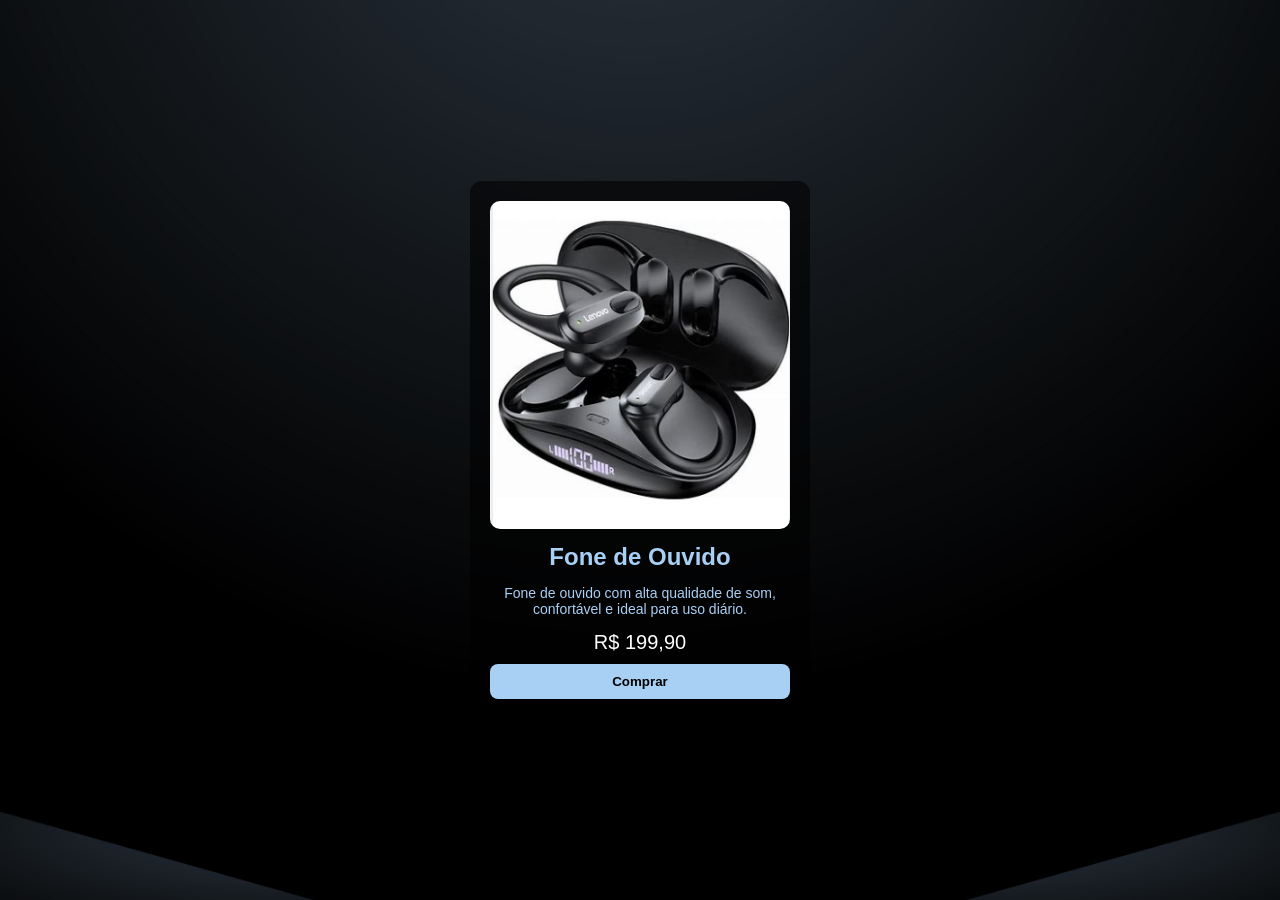
<file: Ex08/index.html>
<!DOCTYPE html>
<html lang="pt-br">
<head>
    <meta charset="UTF-8">
    <meta name="viewport" content="width=device-width, initial-scale=1.0">
    <title>Página de Produto</title>
    <link rel="stylesheet" href="style.css">
</head>
<body>

<div class="produto">
    <img src="produto.png" alt="Produto">

    <h2>Fone de Ouvido</h2>

    <p>
        Fone de ouvido com alta qualidade de som, confortável e ideal para uso diário.
    </p>

    <div class="preco">R$ 199,90</div>

    <button>Comprar</button>
</div>

</body>
</html>
</file>
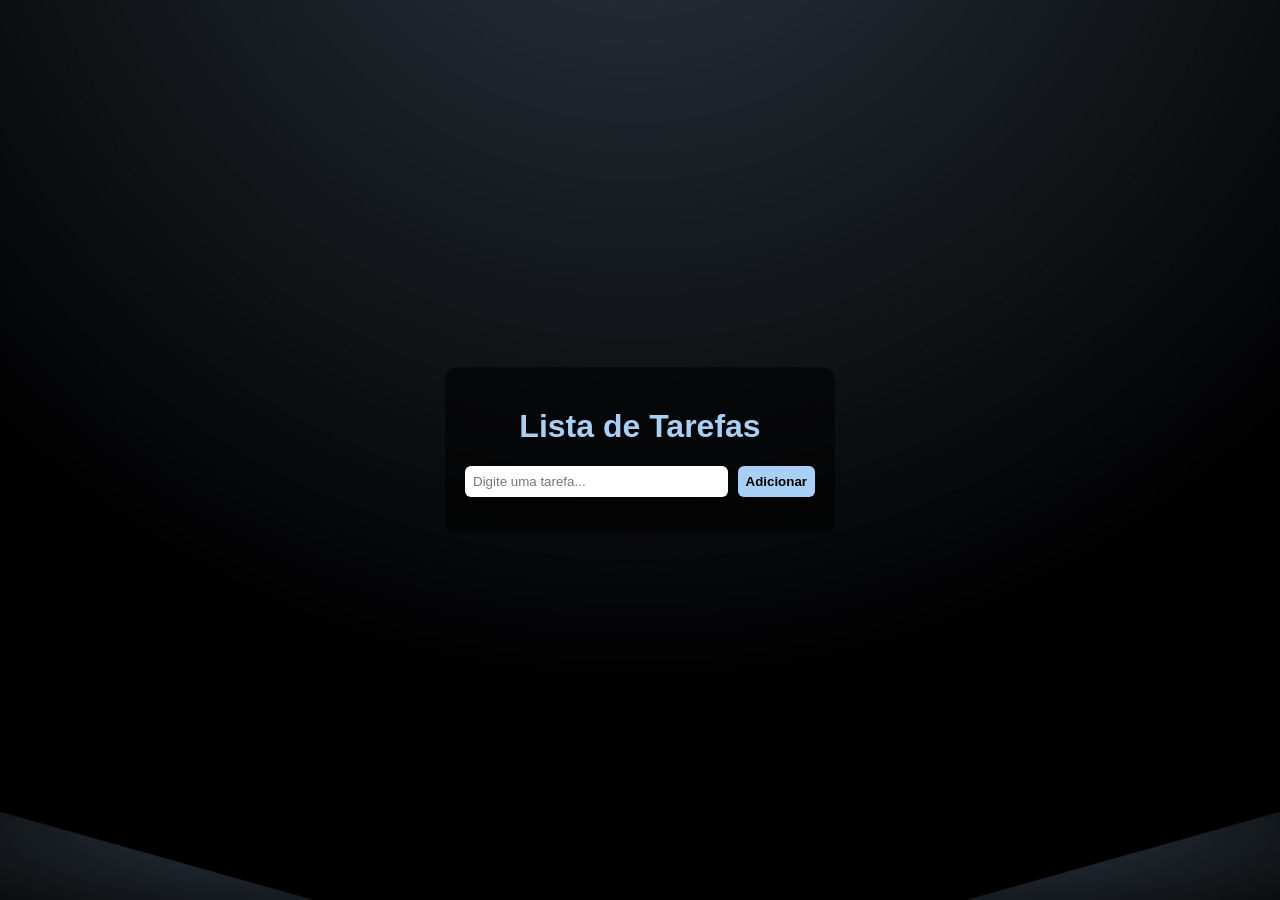
<file: Ex09/index.html>
<!DOCTYPE html>
<html lang="pt-br">
<head>
    <meta charset="UTF-8">
    <meta name="viewport" content="width=device-width, initial-scale=1.0">
    <title>Lista de Tarefas</title>
    <link rel="stylesheet" href="style.css">
</head>
<body>

<div class="container">
    <h1>Lista de Tarefas</h1>

    <div class="input-area">
        <input type="text" id="novaTarefa" placeholder="Digite uma tarefa...">
        <button onclick="adicionarTarefa()">Adicionar</button>
    </div>

    <ul id="lista"></ul>
</div>

<script>
    function adicionarTarefa() {
        const input = document.getElementById("novaTarefa");
        const texto = input.value;

        if (texto === "") return;

        const li = document.createElement("li");

        li.innerHTML = `
                <input type="checkbox" onchange="concluirTarefa(this)">
                <span>${texto}</span>
                <button onclick="editarTarefa(this)">Editar</button>
                <button onclick="removerTarefa(this)">Excluir</button>
            `;

        document.getElementById("lista").appendChild(li);
        input.value = "";
    }

    function concluirTarefa(checkbox) {
        const span = checkbox.nextElementSibling;

        if (checkbox.checked) {
            span.classList.add("concluida");
        } else {
            span.classList.remove("concluida");
        }
    }

    function removerTarefa(botao) {
        botao.parentElement.remove();
    }

    function editarTarefa(botao) {
        const span = botao.parentElement.querySelector("span");
        const novoTexto = prompt("Editar tarefa:", span.textContent);

        if (novoTexto !== null && novoTexto !== "") {
            span.textContent = novoTexto;
        }
    }
</script>

</body>
</html>
</file>
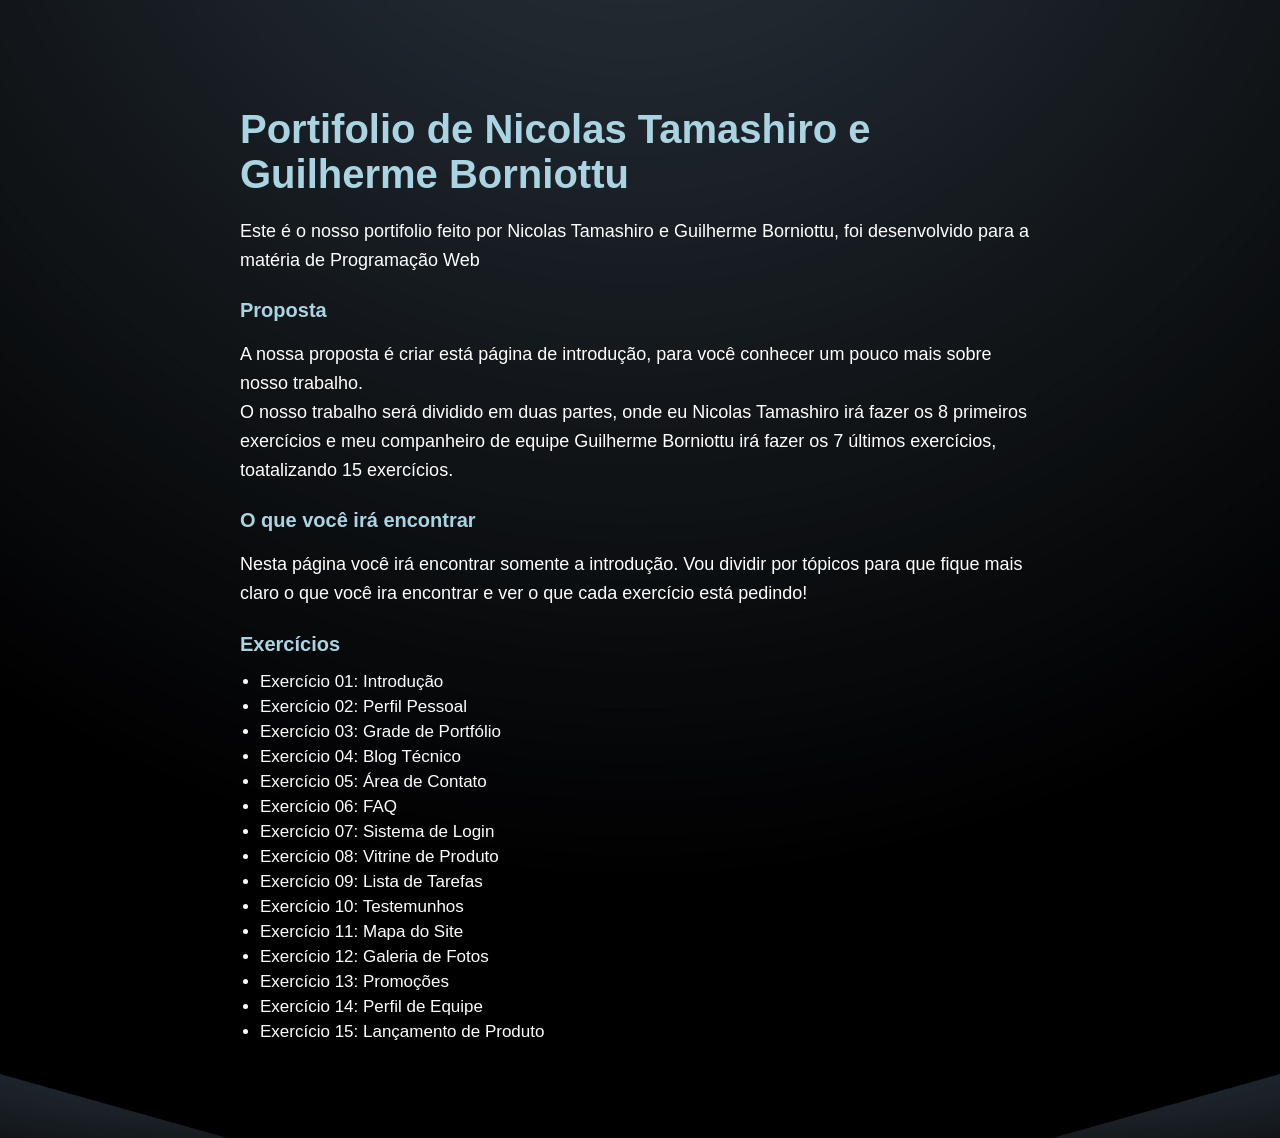
<file: Ex1/index.html>
<!DOCTYPE html>
<html lang="en">
<head>
    <meta charset="UTF-8">
    <meta name="viewport" content="width=device-width, initial-scale=1.0">
    <title>Document</title>
    <link rel="stylesheet" href="style.css">
</head>
<body>
    <div class="container">

    <h1>Portifolio de Nicolas Tamashiro e Guilherme Borniottu</h1>
    <p>Este é o nosso portifolio feito por Nicolas Tamashiro e Guilherme Borniottu, foi desenvolvido para a matéria de Programação Web</p>
    
    <h2>Proposta</h2>
    <p>A nossa proposta é criar está página de introdução, para você conhecer um pouco mais sobre nosso trabalho.<br>
       O nosso trabalho será dividido em duas partes, onde eu Nicolas Tamashiro irá fazer os 8 primeiros exercícios e meu companheiro de equipe Guilherme Borniottu irá fazer os 7 últimos exercícios, toatalizando 15 exercícios.
    </p>

    <h3>O que você irá encontrar</h3>
    <p>Nesta página você irá encontrar somente a introdução. Vou dividir por tópicos para que fique mais claro o que você ira encontrar e ver o que cada exercício está pedindo!
    </p>

    <h4>Exercícios</h4>
    <ul>
    <li>Exercício 01: Introdução</li>
    <li>Exercício 02: Perfil Pessoal</li>
    <li>Exercício 03: Grade de Portfólio</li>
    <li>Exercício 04: Blog Técnico</li>
    <li>Exercício 05: Área de Contato</li>
    <li>Exercício 06: FAQ</li>
    <li>Exercício 07: Sistema de Login</li>
    <li>Exercício 08: Vitrine de Produto</li>
    <li>Exercício 09: Lista de Tarefas</li>
    <li>Exercício 10: Testemunhos</li>
    <li>Exercício 11: Mapa do Site</li>
    <li>Exercício 12: Galeria de Fotos</li>
    <li>Exercício 13: Promoções</li>
    <li>Exercício 14: Perfil de Equipe</li>
    <li>Exercício 15: Lançamento de Produto</li>
</ul>
    </div>
</body>
</html>
</file>
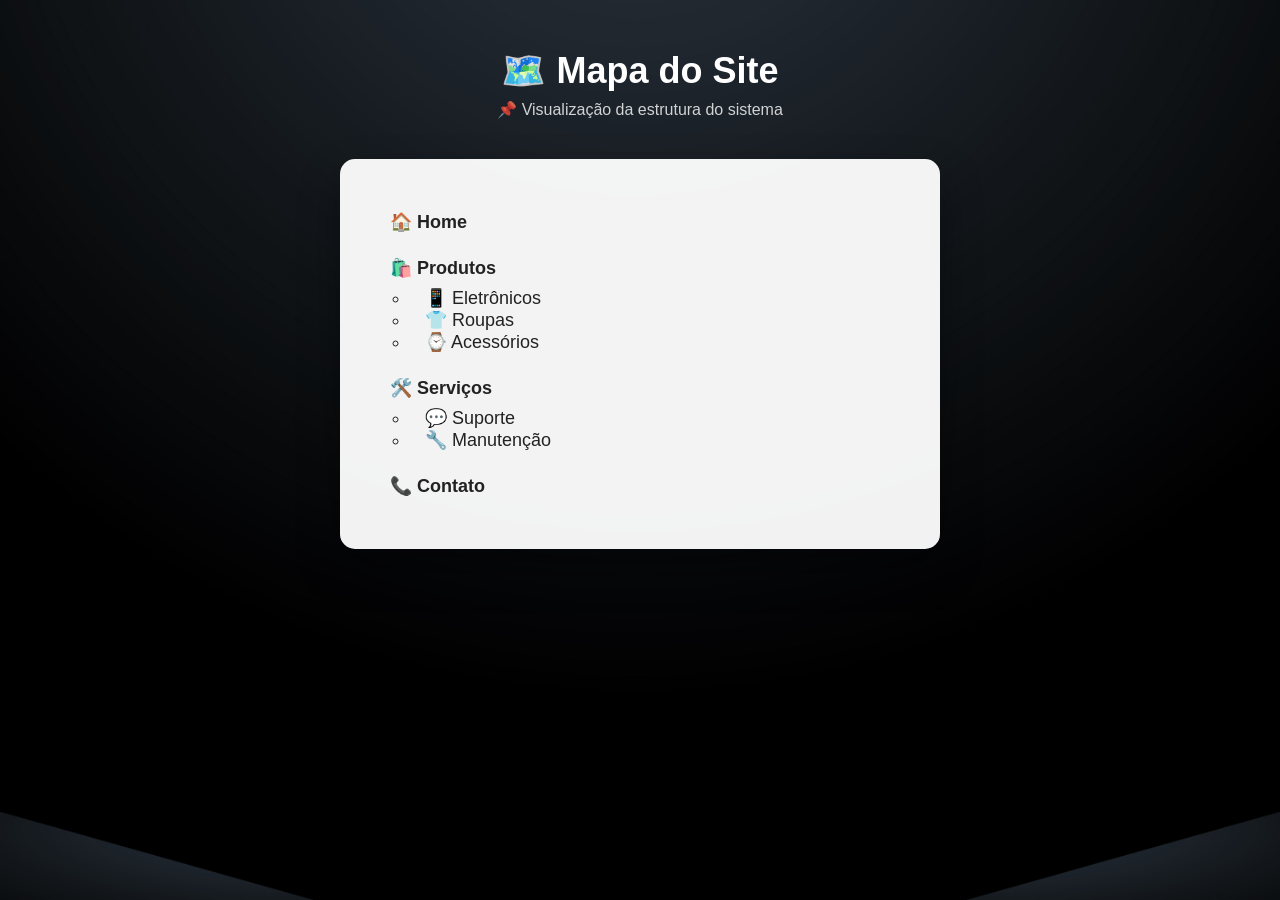
<file: Ex11/index.html>
<!DOCTYPE html>
<html lang="pt-br">
<head>
    <meta charset="UTF-8">
    <meta name="viewport" content="width=device-width, initial-scale=1.0">
    <title>Mapa do Site</title>
    <link rel="stylesheet" href="style.css">
</head>
<body>

<header>
    <h1>🗺️ Mapa do Site</h1>
    <p>📌 Visualização da estrutura do sistema</p>
</header>

<main>

    <section class="bloco">

        <ul class="mapa">
            <li>🏠 Home</li>

            <li>🛍️ Produtos
                <ul>
                    <li>📱 Eletrônicos</li>
                    <li>👕 Roupas</li>
                    <li>⌚ Acessórios</li>
                </ul>
            </li>

            <li>🛠️ Serviços
                <ul>
                    <li>💬 Suporte</li>
                    <li>🔧 Manutenção</li>
                </ul>
            </li>

            <li>📞 Contato</li>
        </ul>

    </section>

</main>

</body>
</html>
</file>
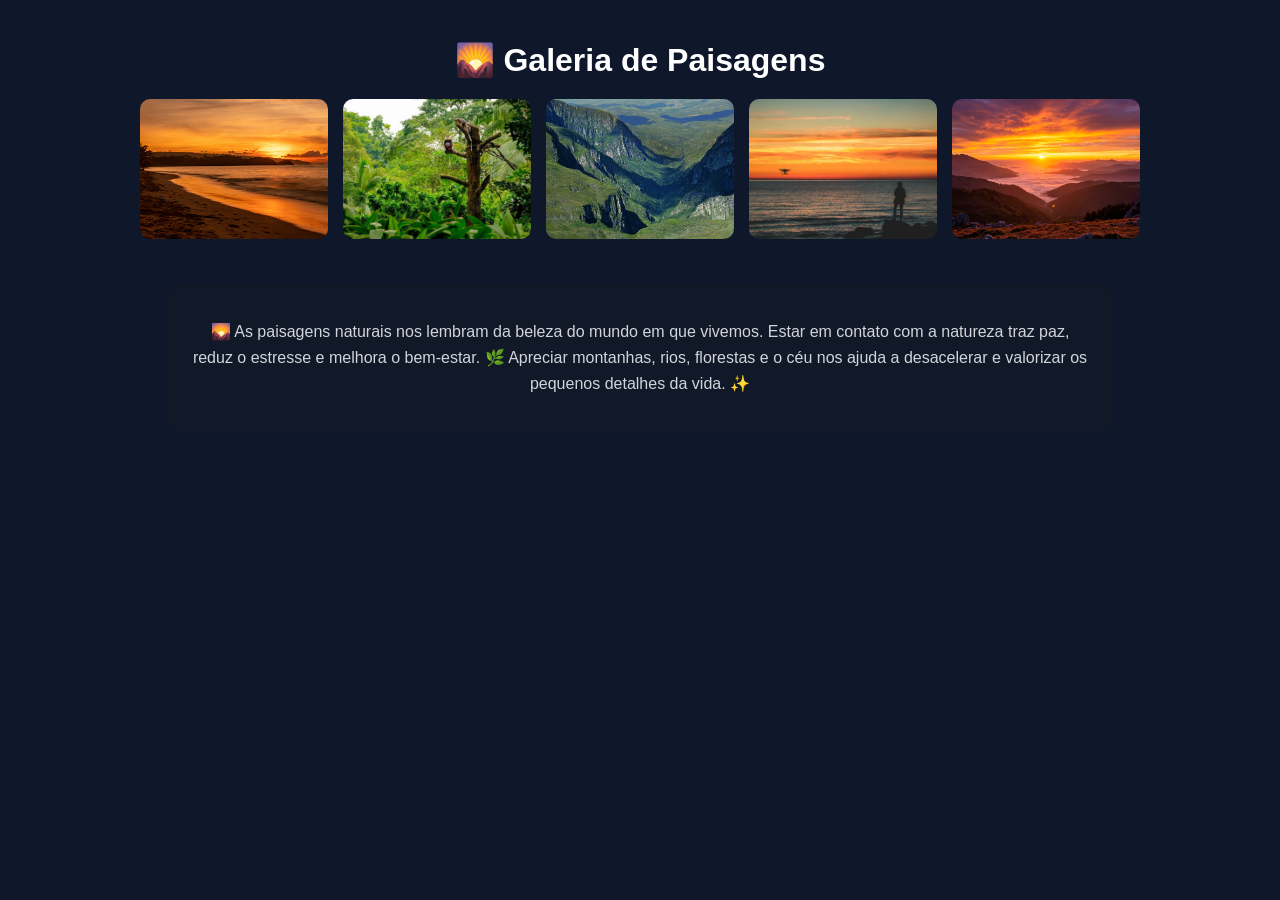
<file: Ex12/index.html>
<!DOCTYPE html>
<html lang="pt-br">
<head>
    <meta charset="UTF-8">
    <meta name="viewport" content="width=device-width, initial-scale=1.0">
    <title>Galeria de Paisagens 🌄</title>

    <link rel="stylesheet" href="style.css">
</head>

<body>

<h1>🌄 Galeria de Paisagens</h1>

<div class="galeria">

    <figure onclick="abrir('i1.png')"><img src="i1.png" alt="Paisagem 1"></figure>
    <figure onclick="abrir('i2.png')"><img src="i2.png" alt="Paisagem 2"></figure>
    <figure onclick="abrir('i3.png')"><img src="i3.png" alt="Paisagem 3"></figure>
    <figure onclick="abrir('i4.png')"><img src="i4.png" alt="Paisagem 4"></figure>
    <figure onclick="abrir('i5.png')"><img src="i5.png" alt="Paisagem 5"></figure>

</div>

<dialog id="modal" onclick="this.close()">
    <img id="imgGrande">
</dialog>

<footer>
    <p>
        🌄 As paisagens naturais nos lembram da beleza do mundo em que vivemos. Estar em contato com a natureza traz paz, reduz o estresse e melhora o bem-estar. 🌿
        Apreciar montanhas, rios, florestas e o céu nos ajuda a desacelerar e valorizar os pequenos detalhes da vida. ✨
    </p>
</footer>

<script>
    function abrir(src) {
        document.getElementById("imgGrande").src = src;
        document.getElementById("modal").showModal();
    }
</script>

</body>
</html>
</file>
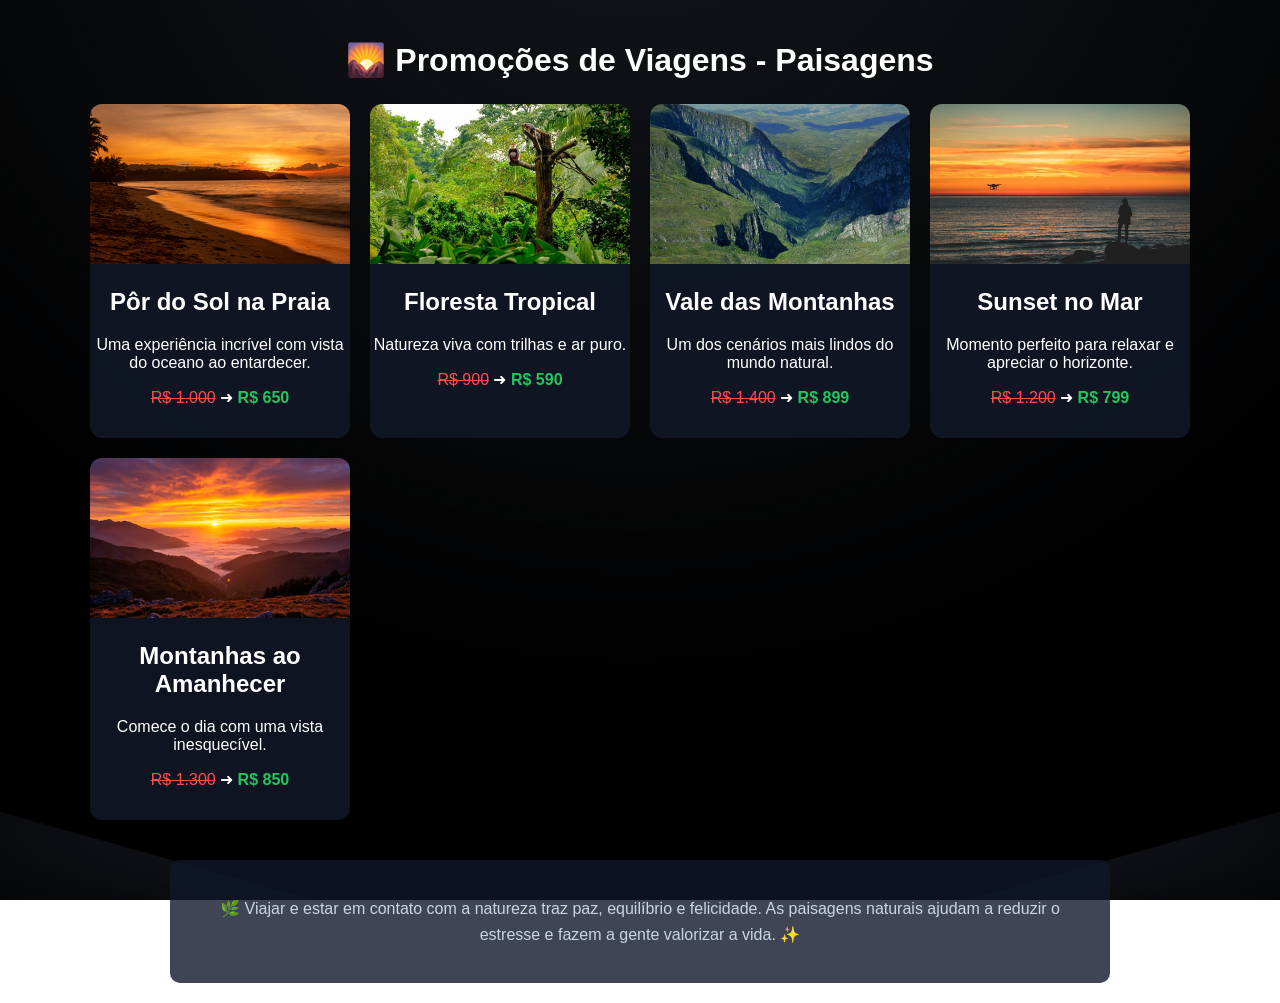
<file: Ex13/index.html>
<!DOCTYPE html>
<html lang="pt-br">
<head>
    <meta charset="UTF-8">
    <meta name="viewport" content="width=device-width, initial-scale=1.0">
    <title>Promoções de Viagens 🌄</title>
    <link rel="stylesheet" href="style.css">
</head>

<body>

<h1>🌄 Promoções de Viagens - Paisagens</h1>

<div class="container">

    <!-- i1 -->
    <div class="card">
        <img src="i1.png" alt="Paisagem 1">
        <h2>Pôr do Sol na Praia</h2>
        <p>Uma experiência incrível com vista do oceano ao entardecer.</p>
        <p class="preco"><del>R$ 1.000</del> ➜ <span>R$ 650</span></p>
    </div>

    <!-- i2 -->
    <div class="card">
        <img src="i2.png" alt="Paisagem 2">
        <h2>Floresta Tropical</h2>
        <p>Natureza viva com trilhas e ar puro.</p>
        <p class="preco"><del>R$ 900</del> ➜ <span>R$ 590</span></p>
    </div>

    <!-- i3 -->
    <div class="card">
        <img src="i3.png" alt="Paisagem 3">
        <h2>Vale das Montanhas</h2>
        <p>Um dos cenários mais lindos do mundo natural.</p>
        <p class="preco"><del>R$ 1.400</del> ➜ <span>R$ 899</span></p>
    </div>

    <!-- i4 -->
    <div class="card">
        <img src="i4.png" alt="Paisagem 4">
        <h2>Sunset no Mar</h2>
        <p>Momento perfeito para relaxar e apreciar o horizonte.</p>
        <p class="preco"><del>R$ 1.200</del> ➜ <span>R$ 799</span></p>
    </div>

    <!-- i5 -->
    <div class="card">
        <img src="i5.png" alt="Paisagem 5">
        <h2>Montanhas ao Amanhecer</h2>
        <p>Comece o dia com uma vista inesquecível.</p>
        <p class="preco"><del>R$ 1.300</del> ➜ <span>R$ 850</span></p>
    </div>

</div>

<footer>
    <p>
        🌿 Viajar e estar em contato com a natureza traz paz, equilíbrio e felicidade.
        As paisagens naturais ajudam a reduzir o estresse e fazem a gente valorizar a vida. ✨
    </p>
</footer>

</body>
</html>
</file>
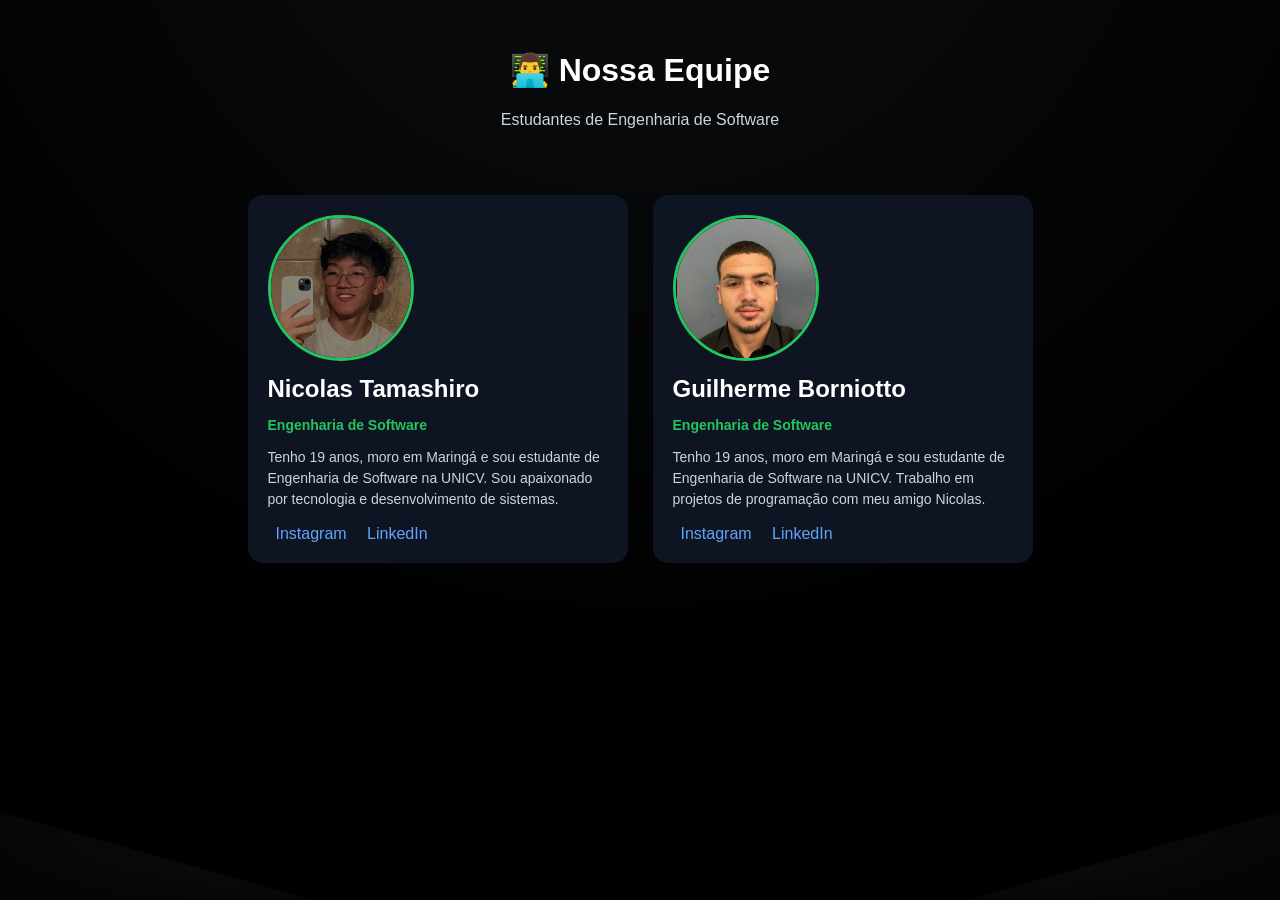
<file: Ex14/index.html>
<!DOCTYPE html>
<html lang="pt-br">
<head>
    <meta charset="UTF-8">
    <meta name="viewport" content="width=device-width, initial-scale=1.0">
    <title>Equipe</title>
    <link rel="stylesheet" href="style.css">
</head>

<body>

<header>
    <h1>👨‍💻 Nossa Equipe</h1>
    <p>Estudantes de Engenharia de Software</p>
</header>

<main class="container">

    <!-- NICOLAS -->
    <div class="card">
        <img src="nic.jpg" alt="Nicolas Tamashiro">
        <h2>Nicolas Tamashiro</h2>
        <h3>Engenharia de Software</h3>
        <p>
            Tenho 19 anos, moro em Maringá e sou estudante de Engenharia de Software na UNICV.
            Sou apaixonado por tecnologia e desenvolvimento de sistemas.
        </p>

        <div class="social">
            <a href="#">Instagram</a>
            <a href="#">LinkedIn</a>
        </div>
    </div>

    <!-- GUILHERME -->
    <div class="card">
        <img src="gui.jpg" alt="Guilherme Borniotto">
        <h2>Guilherme Borniotto</h2>
        <h3>Engenharia de Software</h3>
        <p>
            Tenho 19 anos, moro em Maringá e sou estudante de Engenharia de Software na UNICV.
            Trabalho em projetos de programação com meu amigo Nicolas.
        </p>

        <div class="social">
            <a href="#">Instagram</a>
            <a href="#">LinkedIn</a>
        </div>
    </div>

</main>

</body>
</html>
</file>
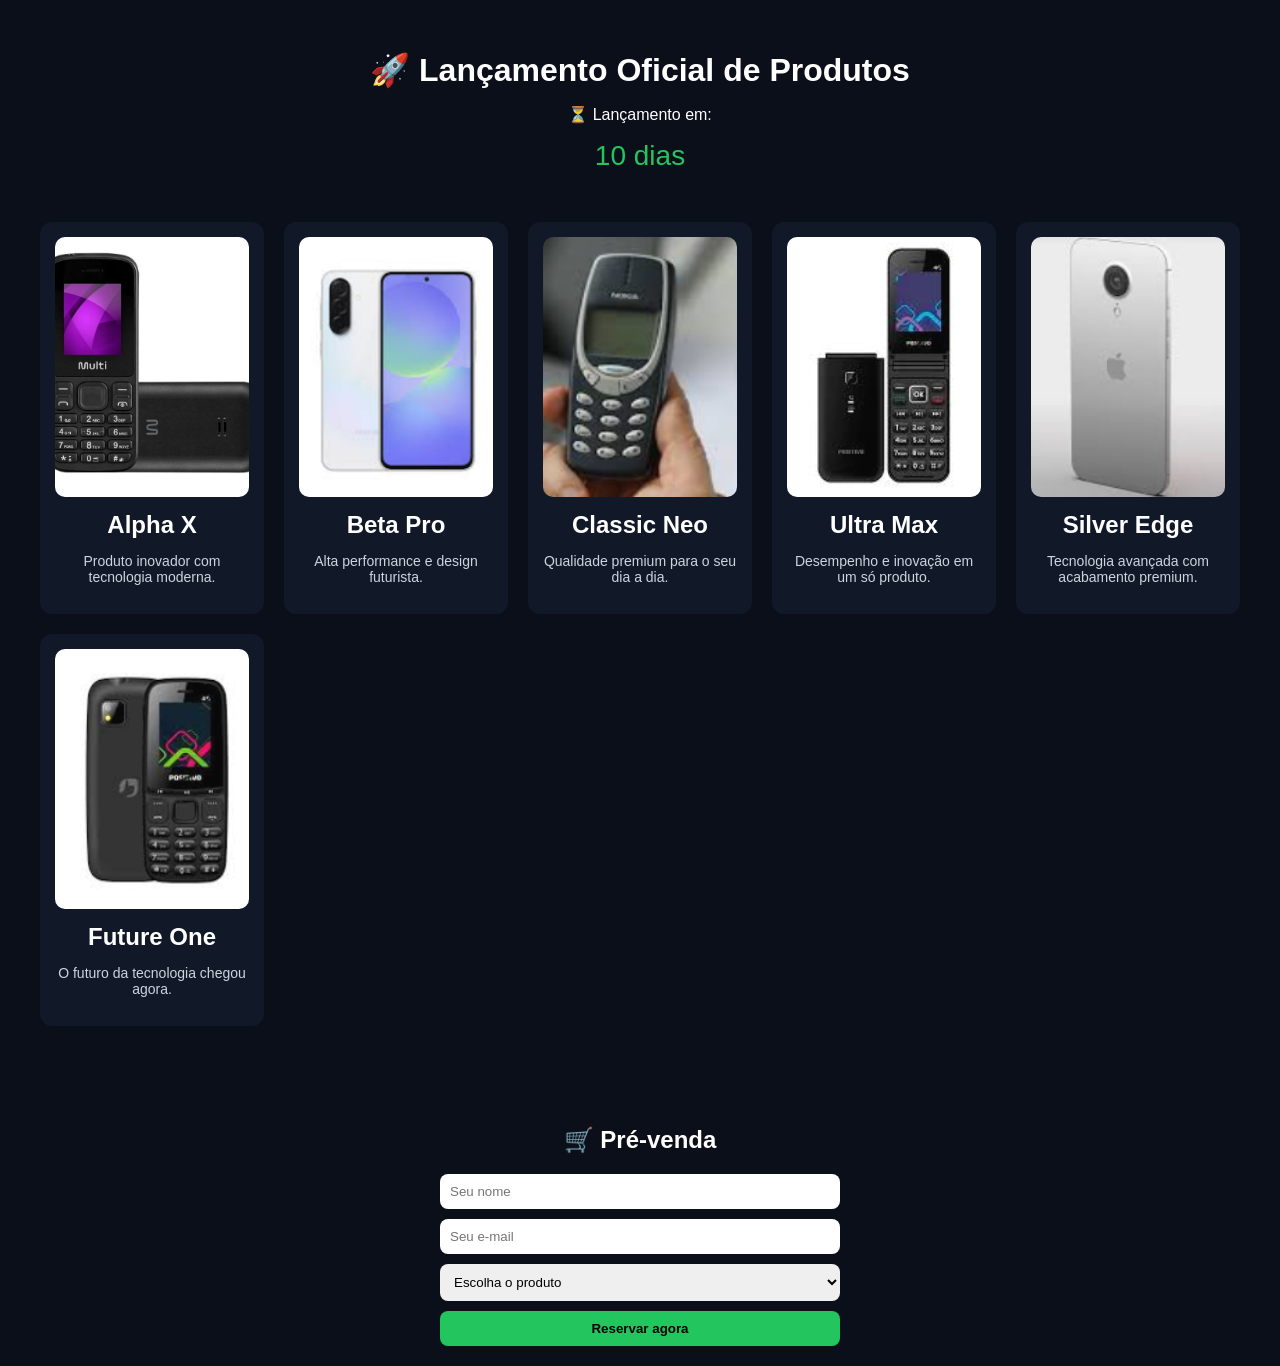
<file: Ex15/index.html>
<!DOCTYPE html>
<html lang="pt-br">
<head>
    <meta charset="UTF-8">
    <meta name="viewport" content="width=device-width, initial-scale=1.0">
    <title>Lançamento de Produtos</title>
    <link rel="stylesheet" href="style.css">
</head>

<body>

<header>
    <h1>🚀 Lançamento Oficial de Produtos</h1>

    <p>⏳ Lançamento em:</p>
    <time class="contador">10 dias</time>
</header>

<main>

    <section class="produtos">

        <div class="card">
            <img src="p1.png" alt="Produto Alpha">
            <h2>Alpha X</h2>
            <p>Produto inovador com tecnologia moderna.</p>
        </div>

        <div class="card">
            <img src="p2.png" alt="Produto Beta">
            <h2>Beta Pro</h2>
            <p>Alta performance e design futurista.</p>
        </div>

        <div class="card">
            <img src="p3.png" alt="Produto Classic">
            <h2>Classic Neo</h2>
            <p>Qualidade premium para o seu dia a dia.</p>
        </div>

        <div class="card">
            <img src="p4.png" alt="Produto Ultra">
            <h2>Ultra Max</h2>
            <p>Desempenho e inovação em um só produto.</p>
        </div>

        <div class="card">
            <img src="p5.png" alt="Produto Silver">
            <h2>Silver Edge</h2>
            <p>Tecnologia avançada com acabamento premium.</p>
        </div>

        <div class="card">
            <img src="p6.png" alt="Produto Future">
            <h2>Future One</h2>
            <p>O futuro da tecnologia chegou agora.</p>
        </div>

    </section>

    <section class="pre-venda">
        <h2>🛒 Pré-venda</h2>

        <form>
            <input type="text" placeholder="Seu nome" required>
            <input type="email" placeholder="Seu e-mail" required>

            <select required>
                <option value="">Escolha o produto</option>
                <option>Alpha X</option>
                <option>Beta Pro</option>
                <option>Classic Neo</option>
                <option>Ultra Max</option>
                <option>Silver Edge</option>
                <option>Future One</option>
            </select>

            <button type="submit">Reservar agora</button>
        </form>
    </section>

</main>

</body>
</html>
</file>
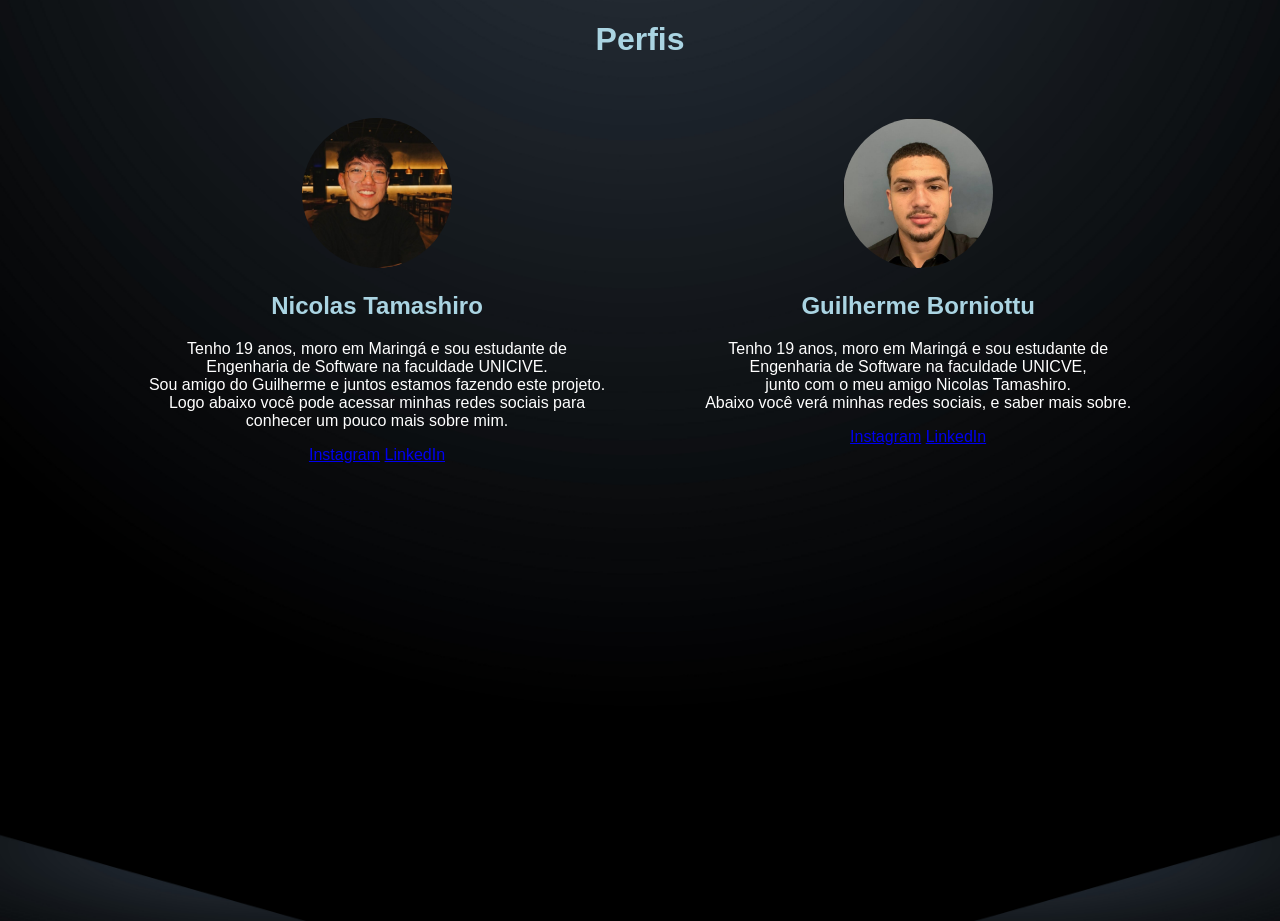
<file: Ex2/index.html>
<!DOCTYPE html>
<html lang="en">
<head>
    <meta charset="UTF-8">
    <meta name="viewport" content="width=device-width, initial-scale=1.0">
    <title>Document</title>
    <link rel="stylesheet" href="style.css">
</head>
<body>
    <h1>Perfis</h1>

    <!-- Perfil Nicolas Tamashiro -->
    <div class="container-perfis">

        <div class="perfil">
        <img src="WhatsApp Image 2026-04-08 at 23.40.27.jpeg" alt="Nicolas">
        <h2>Nicolas Tamashiro</h2>
     <p>
        Tenho 19 anos, moro em Maringá e sou estudante de<br>
        Engenharia de Software na faculdade UNICIVE.<br>
        Sou amigo do Guilherme e juntos estamos fazendo este projeto. <br>
        Logo abaixo você pode acessar minhas redes sociais para <br>
        conhecer um pouco mais sobre mim.
    </p>
        <a href="https://www.instagram.com/nicolastamashiro/">Instagram</a>
        <a href="https://www.linkedin.com/in/nicolastamashiro-997692335/">LinkedIn</a>
    </div>

        <!-- Perfil Guilherme Boniottu -->
    <div class="perfil">
        <img src="WhatsApp Image 2026-04-08 at 23.37.01.jpeg" alt="Guilherme">
        <h2>Guilherme Borniottu</h2>
        <p>Tenho 19 anos, moro em Maringá e sou estudante de <br>
            Engenharia de Software na faculdade UNICVE, <br>
            junto com o meu amigo Nicolas Tamashiro. <br>
            Abaixo você verá minhas redes sociais, e saber mais sobre.
        </p>
        <a href="https://www.instagram.com/guilherme_borniotto/">Instagram</a>
        <a href="https://www.linkedin.com/in/guilherme-borniotto/">LinkedIn</a>
    </div>
    </div>
</body>
</html>
</file>
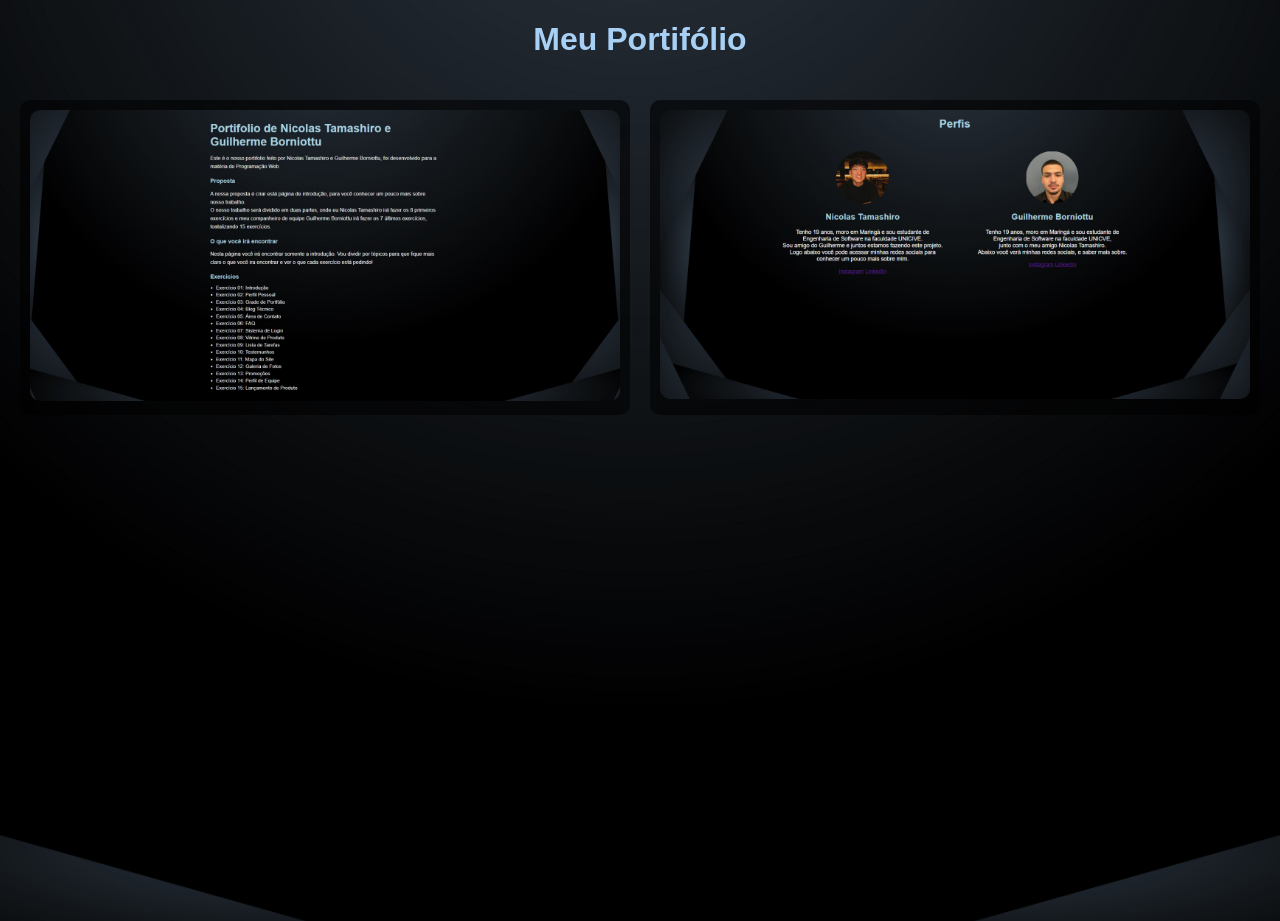
<file: Ex3/index.html>
<!DOCTYPE html>
<html lang="en">
<head>
    <meta charset="UTF-8">
    <meta name="viewport" content="width=device-width, initial-scale=1.0">
    <title>Document</title>
    <link rel="stylesheet" href="style.css">
</head>
<body>
    
    <h1>Meu Portifólio</h1>
    
    <div class="grid">

        <div class="item">
            <img src="Int.jpeg" alt="Ex1">
        </div>

        <div class="item">
            <img src="Perf.jpeg" alt="Ex2">
        </div>
    </div>   
</body>
</html>
</file>
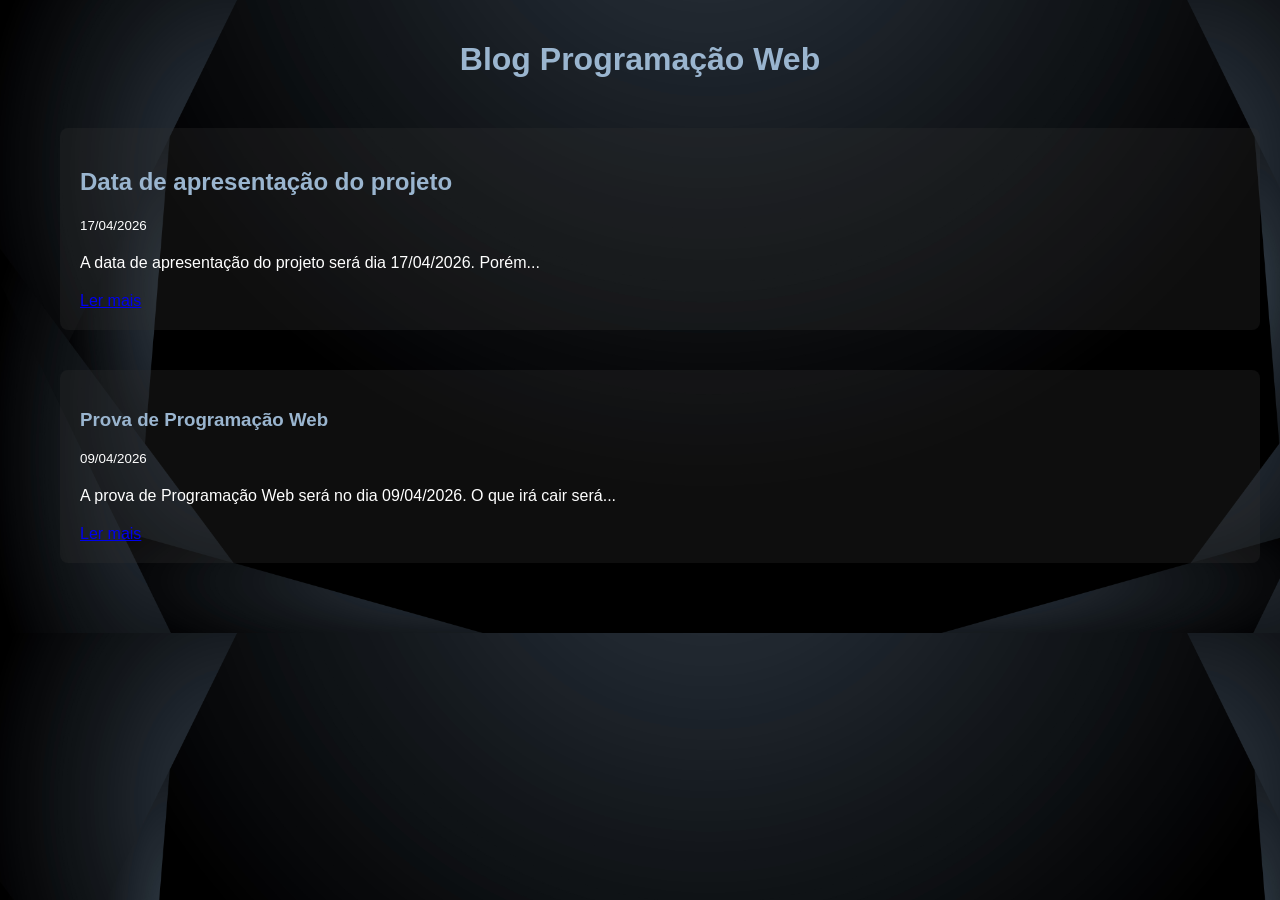
<file: Ex4/index.html>
<!DOCTYPE html>
<html lang="en">
<head>
    <meta charset="UTF-8">
    <meta name="viewport" content="width=device-width, initial-scale=1.0">
    <title>Document</title>
    <link rel="stylesheet" href="style.css">
</head>
<body>
    <h1>Blog Programação Web</h1>

    <ul class="blog">

        <li>
            <h2>Data de apresentação do projeto</h2>
            <small>17/04/2026</small>
            <p>A data de apresentação do projeto será dia 17/04/2026. Porém...</p>
            <a href="#">Ler mais</a>
        </li>

        <li>
            <h3>Prova de Programação Web</h3>
            <small>09/04/2026</small>
            <p>A prova de Programação Web será no dia 09/04/2026. O que irá cair será...</p>
            <a href="#">Ler mais</a>
        </li>
    </ul>
</body>
</html>
</file>
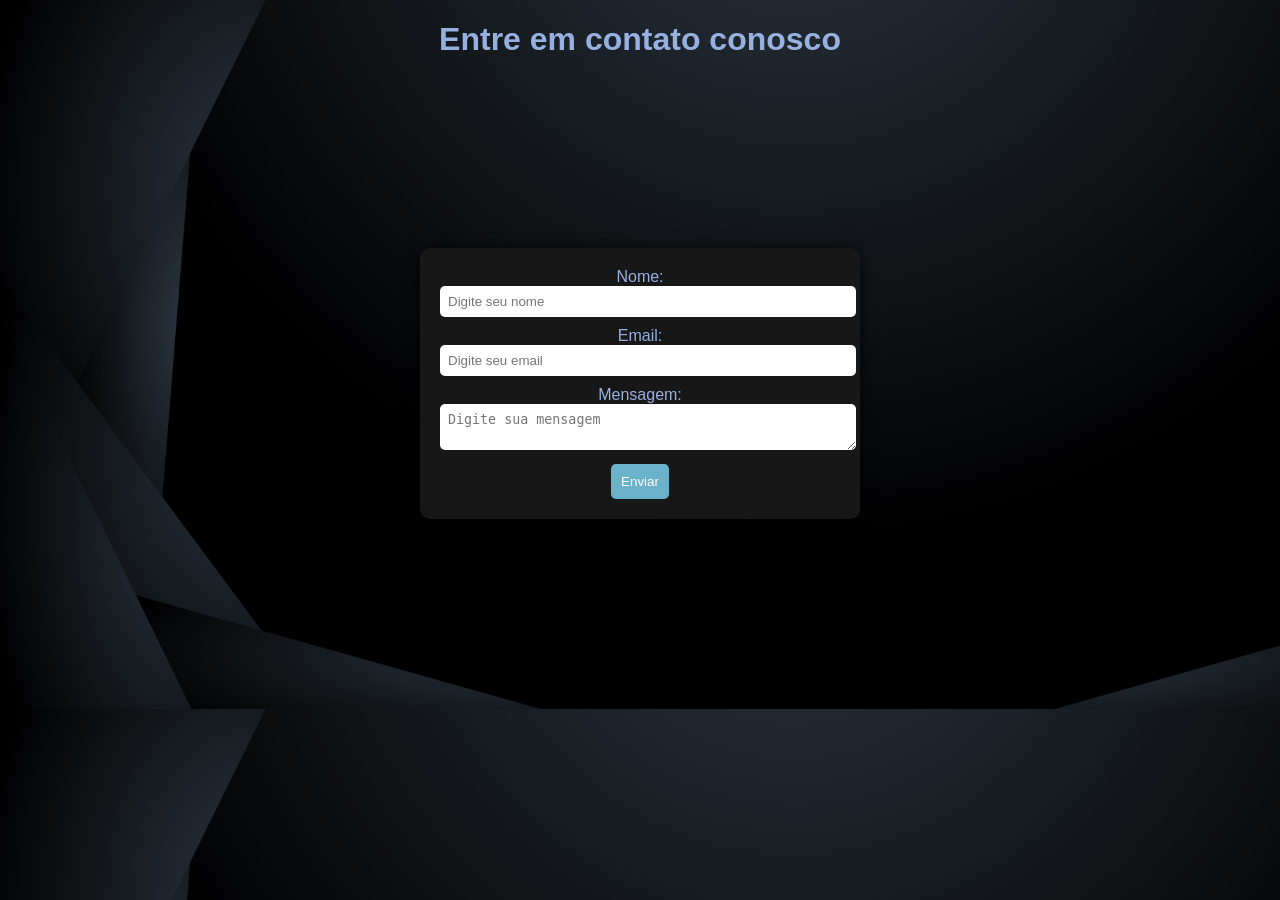
<file: Ex5/index.html>
<!DOCTYPE html>
<html lang="en">
<head>
    <meta charset="UTF-8">
    <meta name="viewport" content="width=device-width, initial-scale=1.0">
    <title>Document</title>
    <link rel="stylesheet" href="style.css">
</head>
<body>
    
    <h1>Entre em contato conosco</h1>

    <form>

    <label>Nome:</label>
    <input type="text" placeholder="Digite seu nome">

    <label>Email:</label>
    <input type="email" placeholder="Digite seu email">

    <label>Mensagem:</label>
    <textarea placeholder="Digite sua mensagem"></textarea>

    <button type="submit">Enviar</button>

</form>
</body>
</html>
</file>
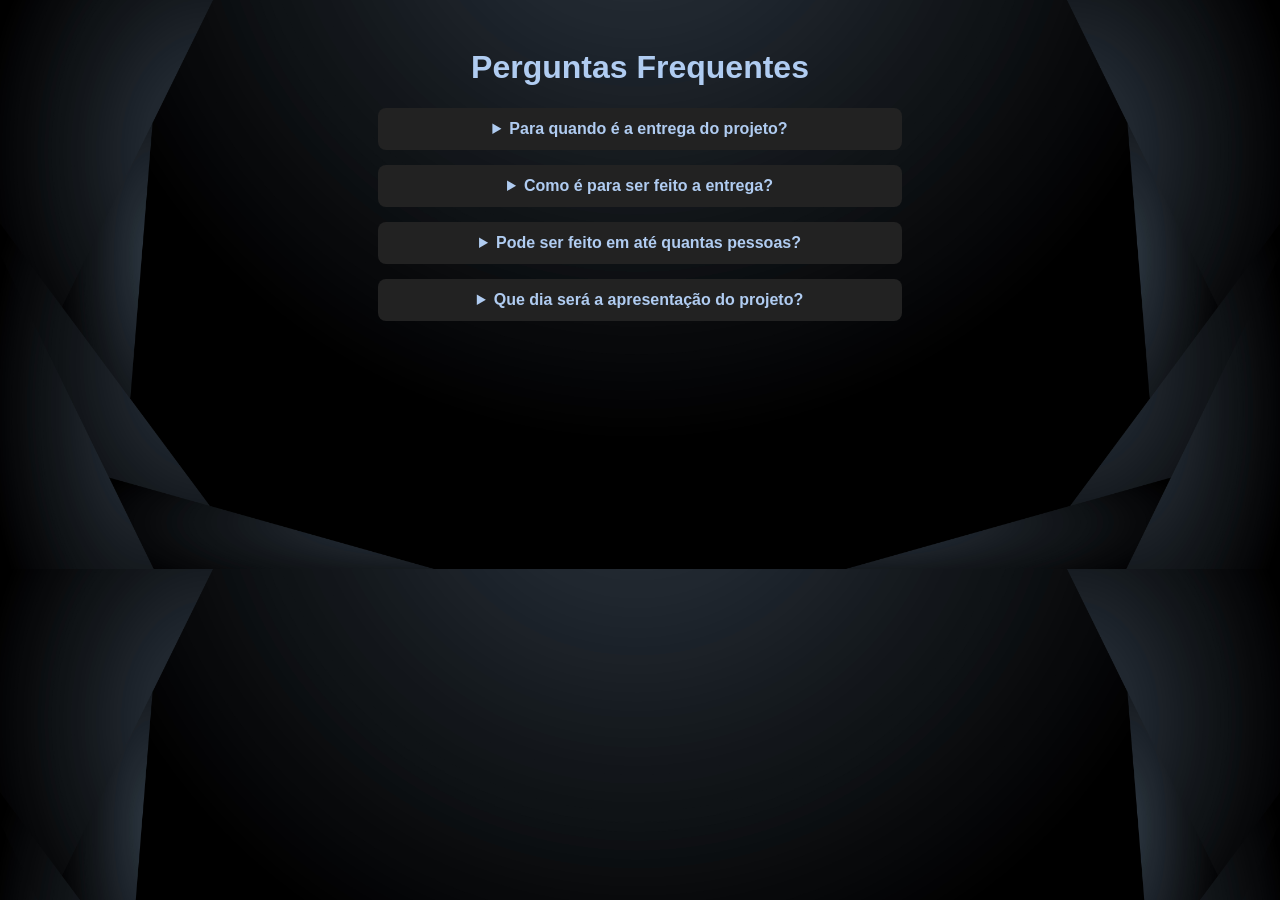
<file: Ex6/index.html>
<!DOCTYPE html>
<html lang="en">
<head>
    <meta charset="UTF-8">
    <meta name="viewport" content="width=device-width, initial-scale=1.0">
    <title>Document</title>
    <link rel="stylesheet" href="style.css">
</head>
<body>
    
    <h1>Perguntas Frequentes</h1>

    <details>
        <summary>Para quando é a entrega do projeto?</summary>
        <p>A entrega do projeto é para o dia 10/04/2026 até as 23:59 no horário de Brasília.</p>
    </details>

    <details>
        <summary>Como é para ser feito a entrega?</summary>
        <p>A entrega deve ser feita através da plataforma MOODLE, anexando o link do repositório do GITHUB.</p>
    </details>

    <details>
        <summary>Pode ser feito em até quantas pessoas?</summary>
        <p>O projeto pode ser feito indivualmente ou em grupo de até 2 pessoas no máximo.</p>
    </details>

    <details>
        <summary>Que dia será a apresentação do projeto?</summary>
        <p>Deverá ser apresentado no dia 16/04/2026 as 19:00 no horário de Brasília.</p>
    </details>
</body>
</html>
</file>
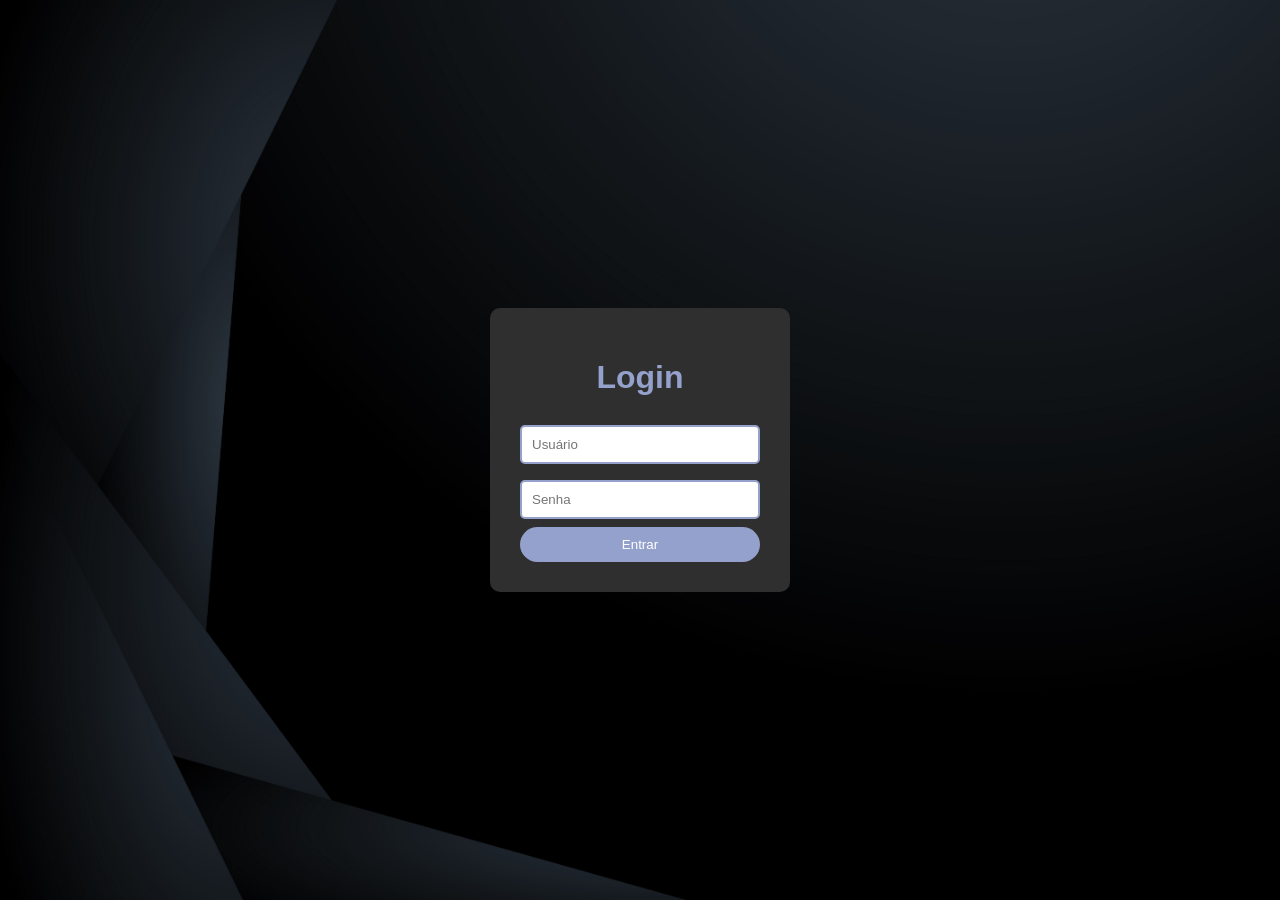
<file: Ex7/index.html>
<!DOCTYPE html>
<html lang="en">
<head>
    <meta charset="UTF-8">
    <meta name="viewport" content="width=device-width, initial-scale=1.0">
    <title>Document</title>
    <link rel="stylesheet" href="style.css">
</head>
<body>
    
    <div class="login-container">

        <h1>Login</h1>

    <form>

        <input type="text" placeholder="Usuário">
        <input type="password" placeholder="Senha">

        <button type="submit">Entrar</button>

    </form>

</div>
</body>
</html>
</file>
<file: Ex08/style.css>
body {
    margin: 0;
    min-height: 100vh;
    background-image: url("rfggsa_8.jpg");
    background-size: cover;
    background-position: center;
    background-repeat: no-repeat;
    color: rgb(168, 208, 245);
    font-family: Arial, sans-serif;

    display: flex;
    justify-content: center;
    align-items: center;
}

.produto {
    background-color: rgba(0, 0, 0, 0.6);
    padding: 20px;
    border-radius: 12px;
    width: 300px;
    text-align: center;
}

.produto img {
    width: 100%;
    border-radius: 10px;
}

.produto h2 {
    margin: 10px 0;
}

.produto p {
    font-size: 14px;
}

.preco {
    font-size: 20px;
    margin: 10px 0;
    color: #ffffff;
}

button {
    width: 100%;
    padding: 10px;
    border: none;
    border-radius: 8px;
    background-color: rgb(168, 208, 245);
    color: black;
    font-weight: bold;
    cursor: pointer;

    /* propriedade pedida */
    box-sizing: border-box;
}

button:hover {
    background-color: rgb(120, 180, 230);
}
</file>
<file: Ex09/style.css>
body {
    margin: 0;
    min-height: 100vh;
    background-image: url("rfggsa_8.jpg");
    background-size: cover;
    background-position: center;
    background-repeat: no-repeat;
    font-family: Arial, sans-serif;
    color: rgb(168, 208, 245);

    display: flex;
    justify-content: center;
    align-items: center;
}

.container {
    background-color: rgba(0, 0, 0, 0.6);
    padding: 20px;
    border-radius: 12px;
    width: 350px;
}

h1 {
    text-align: center;
}

.input-area {
    display: flex;
    gap: 10px;
    margin-bottom: 15px;
}

input[type="text"] {
    flex: 1;
    padding: 8px;
    border-radius: 6px;
    border: none;
}

button {
    padding: 8px;
    border: none;
    border-radius: 6px;
    background-color: rgb(168, 208, 245);
    cursor: pointer;
    font-weight: bold;
}

ul {
    list-style: none;
    padding: 0;
}

li {
    margin-bottom: 10px;
    display: flex;
    align-items: center;
    gap: 10px;
}


.concluida {
    text-decoration: line-through;
    opacity: 0.7;
}
</file>
<file: Ex1/style.css>
body {
    margin: 0; 
    padding: 0;
    background-image: url("rfggsa_8.jpg");
    background-size: cover;
    background-position: center;
    background-repeat: no-repeat;
    font-family: Arial;
    color: white;
}

/* Container central */
.container {
    max-width: 800px;
    margin: 50px auto;
    padding: 30px;
    border-radius: 15px;
    text-align: left;
}

/* Título */
h1 {
    color: #aad4e2;
    margin-bottom: 20px;
    font-size: 40px;
}

h2, h3, h4 {
    color: #aad4e2;
    margin-top: 25px;
    margin-bottom: 10px;
    font-size: 20px;
}

/* Texto */
p {
    line-height: 1.6;
    margin-bottom: 15px;
    font-size: 18px;
}

/* Lista */
ul {
    padding-left: 20px;
}

li {
    margin-bottom: 5px;
    font-size: 17px;
}
</file>
<file: Ex11/style.css>
* {
    margin: 0;
    padding: 0;
    box-sizing: border-box;
}

body {
    font-family: Arial, sans-serif;

    background: url("rfggsa_8.jpg") no-repeat center center fixed;
    background-size: cover;

    color: white;
}

/* HEADER */
header {
    text-align: center;
    padding: 50px 20px 20px;
}

header h1 {
    font-size: 36px;
}

header p {
    margin-top: 8px;
    opacity: 0.8;
}

/* CONTEÚDO */
main {
    display: flex;
    justify-content: center;
    padding: 20px;
}

/* CARD */
.bloco {
    width: 600px;
    max-width: 90%;

    background: rgba(255,255,255,0.95);
    color: #222;

    padding: 40px;

    border-radius: 15px;
    box-shadow: 0 20px 40px rgba(0,0,0,0.4);
}

/* LISTA */
.mapa {
    list-style: none;

    /* obrigatório */
    text-indent: 10px;
}

/* ITENS */
.mapa > li {
    font-size: 18px;
    font-weight: bold;
    padding: 12px 0;
}

/* SUBLISTA */
.mapa ul {
    margin-left: 30px;
    margin-top: 8px;

    text-indent: 15px;
    font-weight: normal;
}

/* HOVER */
.mapa li:hover {
    color: #2a5298;
}

/* RESPONSIVO */
@media (max-width: 600px) {
    .bloco {
        padding: 25px;
    }
}
</file>
<file: Ex12/style.css>
body {
    font-family: Arial, sans-serif;
    background: #0f172a;
    color: white;
    margin: 0;
    padding: 20px;
    text-align: center;
}

h1 {
    margin-bottom: 20px;
}

/* 🌄 GALERIA RESPONSIVA */
.galeria {
    display: grid;
    grid-template-columns: repeat(auto-fit, minmax(150px, 1fr));
    gap: 15px;
    max-width: 1000px;
    margin: auto;
}

/* FIGURE */
figure {
    margin: 0;
    cursor: pointer;
}

/* IMAGENS */
figure img {
    width: 100%;
    height: 140px;
    object-fit: cover;
    border-radius: 10px;
    transition: transform 0.3s;
}

figure img:hover {
    transform: scale(1.05);
}

/* MODAL */
dialog {
    border: none;
    padding: 0;
    background: transparent;
}

dialog img {
    max-width: 90vw;
    max-height: 90vh;
    border-radius: 10px;
}

/* FOOTER */
footer {
    margin-top: 40px;
    padding: 20px;
    background: #111827;
    border-radius: 10px;
    max-width: 900px;
    margin-left: auto;
    margin-right: auto;
}

footer p {
    font-size: 16px;
    line-height: 1.6;
    color: #d1d5db;
}

/* 📱 AJUSTE MOBILE */
@media (max-width: 600px) {
    figure img {
        height: 180px;
    }

    h1 {
        font-size: 22px;
    }
}
</file>
<file: Ex13/style.css>
body {
    margin: 0;
    font-family: Arial, sans-serif;

    background: linear-gradient(rgba(0,0,0,0.55), rgba(0,0,0,0.55)),
    url("rfggsa_8.jpg");

    background-size: cover;
    background-position: center;
    background-repeat: no-repeat;
    background-attachment: fixed;

    color: white;
    text-align: center;
    padding: 20px;
}

/* TÍTULO */
h1 {
    margin-bottom: 25px;
}

/* CONTAINER */
.container {
    display: grid;
    grid-template-columns: repeat(auto-fit, minmax(220px, 1fr));
    gap: 20px;
    max-width: 1100px;
    margin: auto;
}

/* CARD */
.card {
    background: rgba(17, 24, 39, 0.85);
    border-radius: 12px;
    overflow: hidden;
    padding-bottom: 15px;
    transition: transform 0.3s;
}

.card:hover {
    transform: scale(1.05);
}

/* IMAGEM */
.card img {
    width: 100%;
    height: 160px;
    object-fit: cover;
}

/* PREÇOS */
.preco {
    margin-top: 10px;
    font-size: 16px;
}

del {
    color: #ff4d4d;
}

span {
    color: #22c55e;
    font-weight: bold;
}

/* FOOTER */
footer {
    margin-top: 40px;
    padding: 20px;
    background: rgba(15, 23, 42, 0.8);
    border-radius: 10px;
    max-width: 900px;
    margin-left: auto;
    margin-right: auto;
    color: #cbd5e1;
    line-height: 1.6;
}

/* 📱 RESPONSIVO */
@media (max-width: 600px) {
    h1 {
        font-size: 22px;
    }

    .card img {
        height: 200px;
    }
}
</file>
<file: Ex14/style.css>
body {
    margin: 0;
    font-family: Arial, sans-serif;
    color: white;

    /* 🌄 FUNDO */
    background: url("rfggsa_8.jpg") no-repeat center center fixed;
    background-size: cover;
}

/* ESCURECER FUNDO PRA LEGIBILIDADE */
body::before {
    content: "";
    position: fixed;
    top: 0;
    left: 0;
    width: 100%;
    height: 100%;
    background: rgba(0,0,0,0.75);
    z-index: -1;
}

/* HEADER */
header {
    text-align: center;
    padding: 30px 10px;
}

header p {
    color: #cbd5e1;
}

/* FLEX CONTAINER */
.container {
    display: flex;
    justify-content: center;
    align-items: stretch;
    gap: 25px;
    flex-wrap: wrap;
    padding: 20px;
}

/* CARD */
.card {
    background: rgba(17, 24, 39, 0.85);
    width: 340px;
    padding: 20px;
    border-radius: 15px;
    backdrop-filter: blur(5px);
    transition: 0.3s;
}

.card:hover {
    transform: translateY(-8px);
}

/* IMAGEM */
.card img {
    width: 140px;
    height: 140px;
    object-fit: cover;
    border-radius: 50%;
    border: 3px solid #22c55e;
}

/* TEXTOS */
.card h2 {
    margin: 10px 0 5px;
}

.card h3 {
    font-size: 14px;
    color: #22c55e;
}

.card p {
    font-size: 14px;
    color: #cbd5e1;
    line-height: 1.5;
}

/* REDES */
.social {
    margin-top: 15px;
}

.social a {
    margin: 0 8px;
    color: #60a5fa;
    text-decoration: none;
}

.social a:hover {
    text-decoration: underline;
}

/* RESPONSIVO */
@media (max-width: 700px) {
    .card {
        width: 90%;
    }

    .card img {
        width: 120px;
        height: 120px;
    }
}
</file>
<file: Ex15/style.css>
body {
    margin: 0;
    font-family: Arial, sans-serif;
    background: #0b0f19;
    color: white;
    text-align: center;
}

/* HEADER */
header {
    padding: 30px 10px;
}

h1 {
    margin-bottom: 10px;
}

/* CONTADOR ANIMADO */
.contador {
    font-size: 28px;
    color: #22c55e;
    display: inline-block;
    animation: pulse 1s infinite;
}

@keyframes pulse {
    0% { transform: scale(1); }
    50% { transform: scale(1.1); }
    100% { transform: scale(1); }
}

/* PRODUTOS RESPONSIVOS */
.produtos {
    display: grid;
    grid-template-columns: repeat(auto-fit, minmax(220px, 1fr));
    gap: 20px;
    max-width: 1200px;
    margin: auto;
    padding: 20px;
}

/* CARD */
.card {
    background: #111827;
    padding: 15px;
    border-radius: 12px;
    transition: 0.3s;
}

.card:hover {
    transform: translateY(-5px);
}

/* IMAGEM MAIOR E RESPONSIVA */
.card img {
    width: 100%;
    height: 260px;
    object-fit: cover;
    border-radius: 10px;
}

/* TEXTO */
.card h2 {
    margin: 10px 0 5px;
}

.card p {
    font-size: 14px;
    color: #cbd5e1;
}

/* PRÉ-VENDA */
.pre-venda {
    margin-top: 40px;
    padding: 20px;
}

form {
    display: flex;
    flex-direction: column;
    gap: 10px;
    max-width: 400px;
    margin: auto;
}

input, select {
    padding: 10px;
    border-radius: 8px;
    border: none;
}

button {
    padding: 10px;
    background: #22c55e;
    border: none;
    color: black;
    font-weight: bold;
    cursor: pointer;
    border-radius: 8px;
}

button:hover {
    background: #16a34a;
}

/* RESPONSIVO */
@media (max-width: 600px) {
    .card img {
        height: 200px;
    }

    h1 {
        font-size: 22px;
    }
}
</file>
<file: Ex2/style.css>
/* Estilo para a página */
body {
    text-align: center;
    font-family: Arial;
}

/* Alterado a cor do texto */
p {
    color: white;

}

/* Alterado a cor do titulo */
h1 {
    color: #aad4e2;
}

h2 {
    color: #aad4e2;
}

.container-perfis {
    display: flex;
    justify-content: center; /* centraliza */
    gap: 40px; /* espaço entre eles */
    margin-top: 30px;
}

.perfil {
    margin: 30px;
}

img {
    width: 150px;
    height: 150px;       
    border-radius: 50%;
    object-fit: cover;    
}

body {
    background-image: url('rfggsa_8.jpg');
    background-size: cover;
    background-position: center;
    background-repeat: no-repeat;
    margin: 0;
    height: 100vh;
}
</file>
<file: Ex3/style.css>
body {
    margin: 0;
    min-height: 100vh;
    background-image: url("rfggsa_8.jpg");
    background-size: cover;
    background-position: center;
    background-repeat: no-repeat;
    color: rgb(168, 208, 245);
    font-family: Arial;
}

h1 {
    text-align: center;
}
.grid {
    display: grid;
    grid-template-columns: repeat(2, 1fr);
    gap: 20px;
    padding: 20px;
}

.item {
    background-color: rgba(0, 0, 0, 0.6);
    padding: 10px;
    border-radius: 10px;
}

img {
    width: 100%;
    border-radius: 10px;
}
</file>
<file: Ex4/style.css>
body {
    font-family: Arial;
    background-image: url(rfggsa_8.jpg);
    background-size: cover;
    margin: 0;
    padding: 20px;
}

h1{
    text-align: center;
    color:rgb(154, 181, 207);
}

h2, h3 {
    color:rgb(154, 181, 207);
}

p {
    color: white;
    line-height: 1.6;
}

small {
    color: white;
}

.blog {
    list-style: none; 
    max-width: 1300px;    
    margin: 50px auto;   
    text-align: left;
}

.blog li {
    margin-bottom: 40px; 
    padding: 20px;
    background-color: rgba(49, 47, 47, 0.3); 
    border-radius: 8px;
}
</file>
<file: Ex5/style.css>
body {
    font-family: Arial;
    background-image: url(rfggsa_8.jpg);
    background-size: cover;
    color: rgb(150, 176, 224);
    text-align: center;
    margin: 0;
}

form {
    background-color: #181717;
    padding: 20px;
    margin: 190px auto;
    width: 400px;
    border-radius: 10px;
    box-shadow: 0px 0px 15px rgba(0,0,0,0.7);
}

input, textarea {
    width: 100%;
    margin-bottom: 10px;
    padding: 8px;
    border-radius: 5px;
    border: none;
}

button {
    padding: 10px;
    border: none;
    background-color: #6ab1ca;
    color: rgb(252, 252, 252);
    border-radius: 5px;
    cursor: pointer;
}
</file>
<file: Ex6/style.css>
body {
    font-family: Arial;
    background-image: url(rfggsa_8.jpg);
    background-size: cover;
    color: rgb(176, 204, 241);
    padding: 20px;
}

h1 {
    text-align: center;
}

details {
    background-color: #222;
    max-width: 500px;
    margin: 15px auto;
    padding: 12px;
    border-radius: 8px;
    transition: all 0.3s ease;
    text-align: center;
}

details[open] {
    background-color: #333;
}

summary {
    cursor: pointer;
    font-weight: bold;
}
</file>
<file: Ex7/style.css>
* {
    box-sizing: border-box;
}

body {
    margin: 0;
    font-family: Arial;
    background-image: url(rfggsa_8.jpg);
    background-size: cover;
    color: rgb(148, 161, 204);
    display: flex;
    justify-content: center;
    align-items: center;
    height: 100vh;
}

.login-container {
    background-color: #302f2f;
    padding: 30px;
    border-radius: 10px;
    text-align: center;
    width: 300px;
}

input {
    width: 100%;
    padding: 10px;
    margin: 8px 0;
    border: 2px solid rgb(148, 161, 204);
    border-radius: 5px;
}

button {
    width: 100%;
    padding: 10px;
    border: none;
    background-color: rgb(148, 161, 204);
    color: white;
    border-radius: 50px;
    cursor: pointer;
}
</file>
